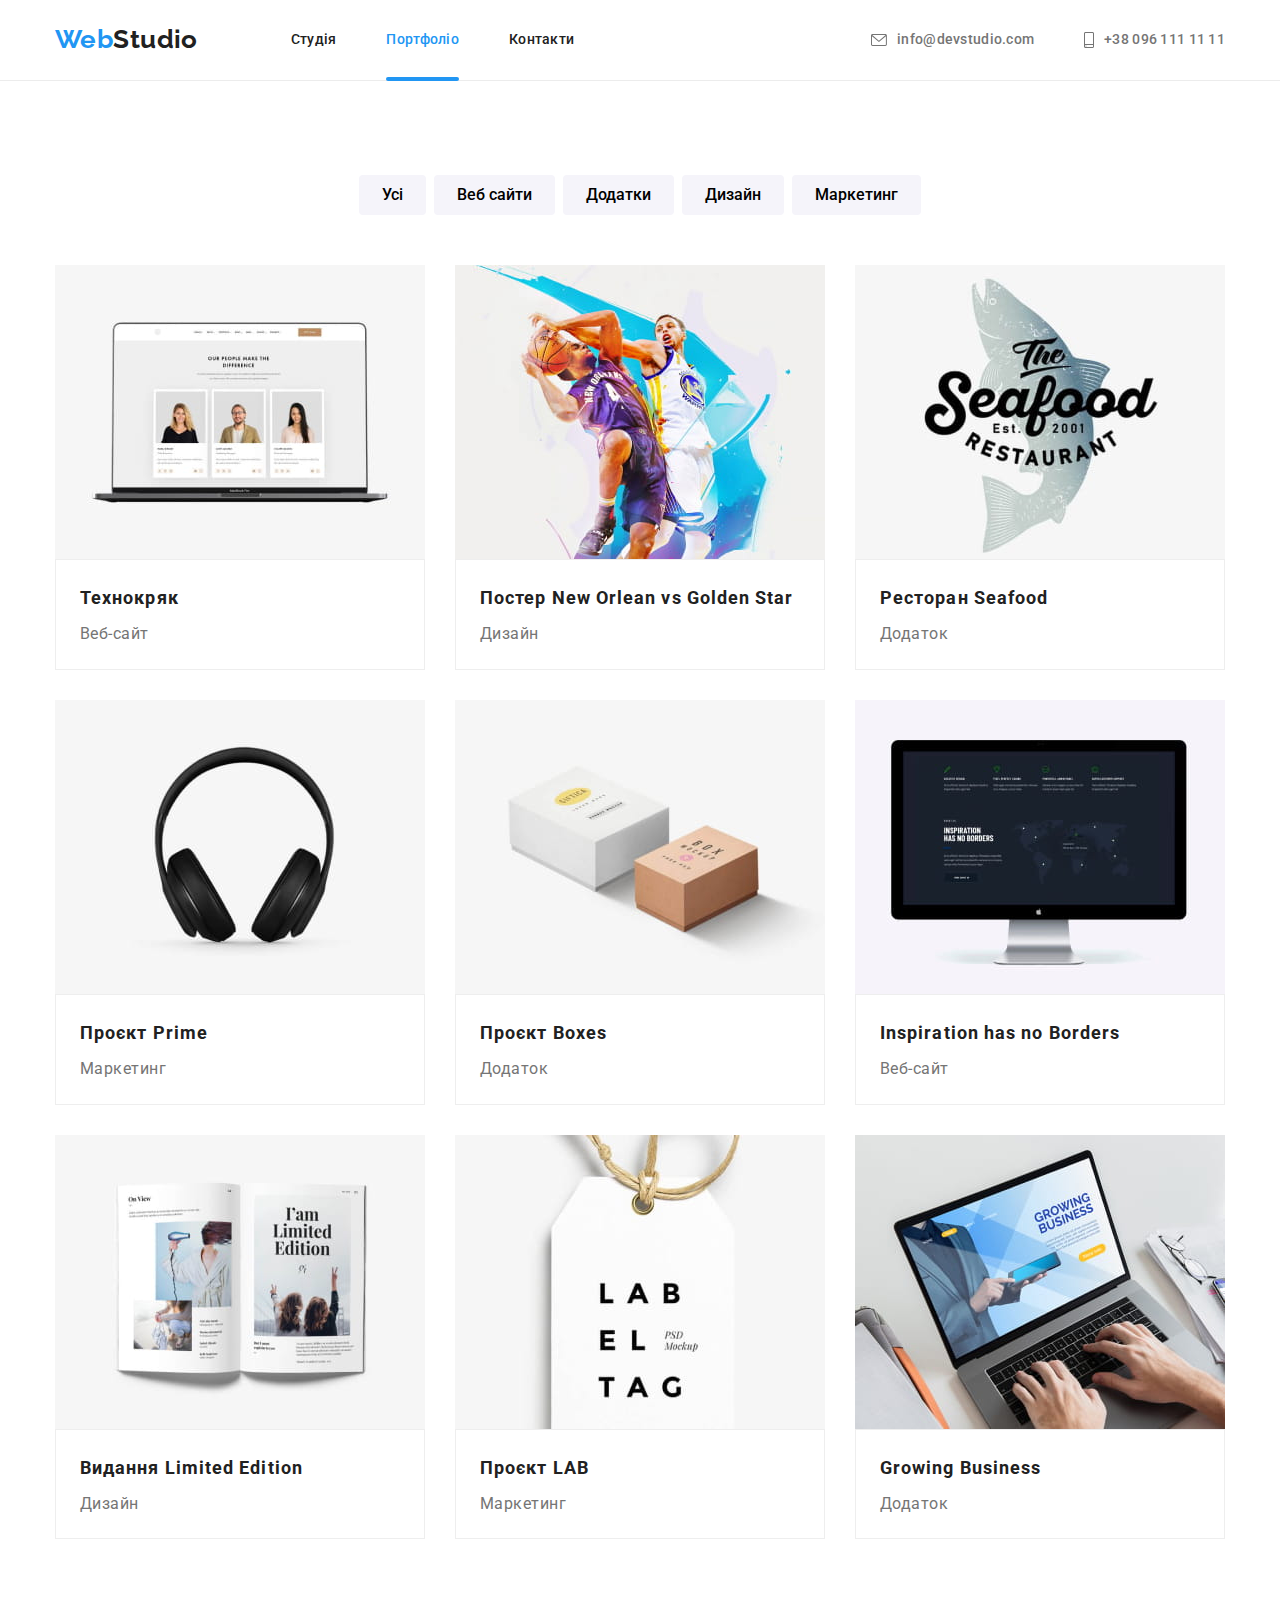
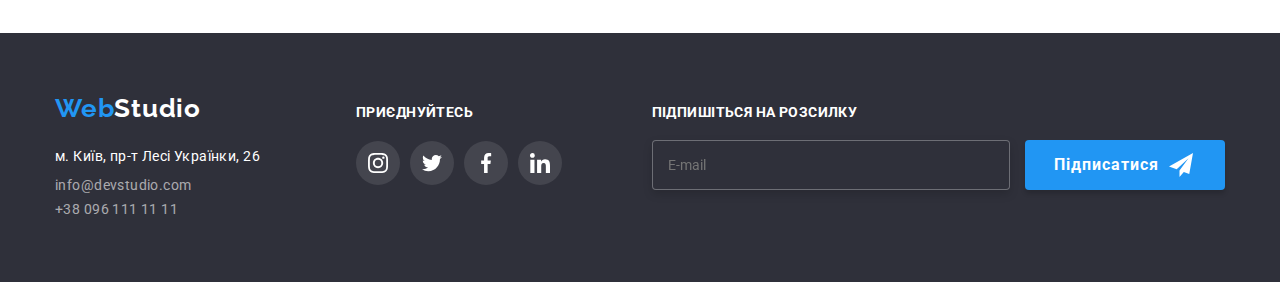
<file: portfolio.html>
<!DOCTYPE html>
<html lang="uk">
  <head>
    <meta charset="UTF-8" />
    <meta http-equiv="X-UA-Compatible" content="IE=edge" />
    <meta name="viewport" content="width=device-width, initial-scale=1.0" />
    <link rel="preconnect" href="https://fonts.googleapis.com" />
    <link rel="preconnect" href="https://fonts.gstatic.com" crossorigin />
    <link
      href="https://fonts.googleapis.com/css2?family=Raleway:wght@700&family=Roboto:wght@400;500;700;900&display=swap"
      rel="stylesheet"
    />
    <link
      rel="stylesheet"
      href="https://cdnjs.cloudflare.com/ajax/libs/modern-normalize/1.1.0/modern-normalize.min.css"
    />
    <link rel="stylesheet" href="./css/main.min.css" />
    <link rel="stylesheet" href="styles/styles.css" />
    <title>Portfolio</title>
  </head>
  <body class="page">
    <!-- Хедер -->
    <header class="header">
      <div class="container">
        <div class="main-nav">
          <a href="" class="logo header__logo"> <span class="logo__part">Web</span>Studio</a>
          <nav class="nav">
            <ul class="nav__list">
              <li><a class="nav__link" href="./index.html">Студія</a></li>
              <li><a class="nav__link current" href="">Портфоліо</a></li>
              <li><a class="nav__link" href="">Контакти</a></li>
            </ul>
          </nav>
          <ul class="header__group">
            <li class="header__contacts">
              <a class="link" href="mailto:info@devstudio.com">
                <svg class="icon__mail icon--activation" width="16" height="10">
                  <use href="./image/icons.svg#envelope"></use></svg
                >info@devstudio.com</a
              >
            </li>
            <li class="header__contacts">
              <a class="link" href="tel:+380961111111">
                <svg class="icon__tell icon--activation" width="16" height="10">
                  <use href="./image/icons.svg#smartphone"></use></svg
                >+38 096 111 11 11</a
              >
            </li>
          </ul>
        </div>
      </div>
    </header>
    <main>
      <!-- Кнопки -->
      <section class="section">
        <div class="container">
          <ul class="btn__list">
            <li><button class="btn__list-button" type="button">Усі</button></li>
            <li><button class="btn__list-button" type="button">Веб сайти</button></li>
            <li><button class="btn__list-button" type="button">Додатки</button></li>
            <li><button class="btn__list-button" type="button">Дизайн</button></li>
            <li><button class="btn__list-button" type="button">Маркетинг</button></li>
          </ul>
          <!-- Портфоліо -->
          <ul class="project__list">
            <li class="project__link">
              <a class="project__item" href="">
                <div class="project__thumb">
                  <img src="./image/cards/img01.jpg" alt="" width="370" height="294" />
                  <div class="project__overley">
                    <p class="project__cards-description">
                      Ресурс пропонує комплексні пропозиції з різним рівнем функціоналу та сервісів.
                      Все це дозволить відвідувачу отримати вичерпні відомості про компанію чи
                      приватну особу.
                    </p>
                  </div>
                </div>
                <div class="project__cards-item">
                  <h2 class="project__name">Технокряк</h2>
                  <p class="project__type">Веб-сайт</p>
                </div>
              </a>
            </li>
            <li class="project__link">
              <a class="project__item" href="">
                <div class="project__thumb">
                  <img src="./image/cards/img02.jpg" alt="" width="370" height="294" />
                  <div class="project__overley">
                    <p class="project__cards-description">
                      Ресурс пропонує комплексні пропозиції з різним рівнем функціоналу та сервісів.
                      Все це дозволить відвідувачу отримати вичерпні відомості про компанію чи
                      приватну особу.
                    </p>
                  </div>
                </div>
                <div class="project__cards-item">
                  <h2 class="project__name">
                    Постер <span lang="en">New Orlean vs Golden Star</span>
                  </h2>
                  <p class="project__type">Дизайн</p>
                </div>
              </a>
            </li>
            <li class="project__link">
              <a class="project__item" href="">
                <div class="project__thumb">
                  <img src="./image/cards/img03.jpg" alt="" width="370" height="294" />
                  <div class="project__overley">
                    <p class="project__cards-description">
                      Ресурс пропонує комплексні пропозиції з різним рівнем функціоналу та сервісів.
                      Все це дозволить відвідувачу отримати вичерпні відомості про компанію чи
                      приватну особу.
                    </p>
                  </div>
                </div>
                <div class="project__cards-item">
                  <h2 class="project__name">Ресторан <span lang="en">Seafood</span></h2>
                  <p class="project__type">Додаток</p>
                </div>
              </a>
            </li>
            <li class="pproject__link">
              <a class="project__item" href="">
                <div class="project__thumb">
                  <img src="./image/cards/img04.jpg" alt="" width="370" height="294" />
                  <div class="project__overley">
                    <p class="project__cards-description">
                      Ресурс пропонує комплексні пропозиції з різним рівнем функціоналу та сервісів.
                      Все це дозволить відвідувачу отримати вичерпні відомості про компанію чи
                      приватну особу.
                    </p>
                  </div>
                </div>
                <div class="project__cards-item">
                  <h2 class="project__name">Проєкт <span lang="en">Prime</span></h2>
                  <p class="project__type">Маркетинг</p>
                </div>
              </a>
            </li>
            <li class="project__link">
              <a class="project__item" href="">
                <div class="project__thumb">
                  <img src="./image/cards/img05.jpg" alt="" width="370" height="294" />
                  <div class="project__overley">
                    <p class="project__cards-description">
                      Ресурс пропонує комплексні пропозиції з різним рівнем функціоналу та сервісів.
                      Все це дозволить відвідувачу отримати вичерпні відомості про компанію чи
                      приватну особу.
                    </p>
                  </div>
                </div>
                <div class="project__cards-item">
                  <h2 class="project__name">Проєкт <span lang="en">Boxes</span></h2>
                  <p class="project__type">Додаток</p>
                </div>
              </a>
            </li>
            <li class="project__link">
              <a class="project__item" href="">
                <div class="project__thumb">
                  <img src="./image/cards/img06.jpg" alt="" width="370" height="294" />
                  <div class="project__overley">
                    <p class="project__cards-description">
                      Ресурс пропонує комплексні пропозиції з різним рівнем функціоналу та сервісів.
                      Все це дозволить відвідувачу отримати вичерпні відомості про компанію чи
                      приватну особу.
                    </p>
                  </div>
                </div>
                <div class="project__cards-item">
                  <h2 class="project__name"><span lang="en">Inspiration has no Borders</span></h2>
                  <p class="project__type">Веб-сайт</p>
                </div>
              </a>
            </li>
            <li class="project__link">
              <a class="project__item" href="">
                <div class="project__thumb">
                  <img src="./image/cards/img07.jpg" alt="" width="370" height="294" />
                  <div class="project__overley">
                    <p class="project__cards-description">
                      Ресурс пропонує комплексні пропозиції з різним рівнем функціоналу та сервісів.
                      Все це дозволить відвідувачу отримати вичерпні відомості про компанію чи
                      приватну особу.
                    </p>
                  </div>
                </div>
                <div class="project__cards-item">
                  <h2 class="project__name">Видання <span lang="en">Limited Edition</span></h2>
                  <p class="project__type">Дизайн</p>
                </div>
              </a>
            </li>
            <li class="project__link">
              <a class="project__item" href="">
                <div class="project__thumb">
                  <img src="./image/cards/img08.jpg" alt="" width="370" height="294" />
                  <div class="project__overley">
                    <p class="project__cards-description">
                      Ресурс пропонує комплексні пропозиції з різним рівнем функціоналу та сервісів.
                      Все це дозволить відвідувачу отримати вичерпні відомості про компанію чи
                      приватну особу.
                    </p>
                  </div>
                </div>
                <div class="project__cards-item">
                  <h2 class="project__name">Проєкт <span lang="en">LAB</span></h2>
                  <p class="project__type">Маркетинг</p>
                </div>
              </a>
            </li>
            <li class="project__link">
              <a class="project__item" href="">
                <div class="project__thumb">
                  <img src="./image/cards/img09.jpg" alt="" width="370" height="294" />
                  <div class="project__overley">
                    <p class="project__cards-description">
                      Ресурс пропонує комплексні пропозиції з різним рівнем функціоналу та сервісів.
                      Все це дозволить відвідувачу отримати вичерпні відомості про компанію чи
                      приватну особу.
                    </p>
                  </div>
                </div>
                <div class="project__cards-item">
                  <h2 class="project__name">Growing Business</h2>
                  <p class="project__type">Додаток</p>
                </div>
              </a>
            </li>
          </ul>
        </div>
      </section>
    </main>
    <!-- Футер -->
    <footer class="footer">
      <div class="container footer__container">
        <div>
          <a href="" class="footer__logo">Web<span class="footer__part-logo">Studio</span></a>
          <address class="footer__addres-box">
            <p class="footer__color-adress">м. Київ, пр-т Лесі Українки, 26</p>
            <ul class="footer__address-item">
              <li class="footer__address-list">
                <a class="footer__adress-contact" href="mailto:info@devstudio.com">
                  info@devstudio.com</a
                >
              </li>
              <li class="footer__address-list">
                <a class="footer__adress-contact" href="tel:+380961111111">+38 096 111 11 11</a>
              </li>
            </ul>
          </address>
        </div>
        <div class="footer__social">
          <h2 class="footer__social-title">приєднуйтесь</h2>
          <ul class="footer__social-list">
            <li class="footer__social-item">
              <a
                href=""
                class="footer__social-link"
                target="_blank"
                rel="noopener no refferer"
                aria-label="instagram"
                ><svg class="footer__social-icon" height="20" width="20">
                  <use href="./image/icons.svg#instagram2"></use>
                </svg>
              </a>
            </li>
            <li class="footer__social-item">
              <a
                href=""
                class="footer__social-link"
                target="_blank"
                rel="noopener no refferer"
                aria-label="twitter"
                ><svg class="footer__social-icon" height="20" width="20">
                  <use href="./image/icons.svg#twitter2"></use>
                </svg>
              </a>
            </li>
            <li class="footer__social-item">
              <a
                href=""
                class="footer__social-link"
                target="_blank"
                rel="noopener no refferer"
                aria-label="facebook"
                ><svg class="footer__social-icon" height="20" width="20">
                  <use href="./image/icons.svg#facebook2"></use>
                </svg>
              </a>
            </li>
            <li class="footer__social-item">
              <a
                href=""
                class="footer__social-link"
                target="_blank"
                rel="noopener no refferer"
                aria-label="linkedin"
                ><svg class="footer__social-icon" height="20" width="20">
                  <use href="./image/icons.svg#linkedin2"></use>
                </svg>
              </a>
            </li>
          </ul>
        </div>
        <div class="footer__form">
          <form action="#">
            <p class="footer__form-text">Підпишіться на розсилку</p>
            <label class="footer__form-label">
              <input
                class="footer__form-input"
                type="email"
                name="user-email"
                placeholder="E-mail"
              />
            </label>
            <button class="footer__form-button" type="submit">
              Підписатися
              <svg class="footer__form-icon" width="24" height="24">
                <use href="./image/icons.svg#telegram"></use>
              </svg>
            </button>
          </form>
        </div>
      </div>
    </footer>
  </body>
</html>
</file>
<file: styles/styles.css>
/* :root {
  --primary-text-color: #212121;
  --secondary-text-color: #757575;
  --activity-color: #2196f3;
  --activity-color-rgba90: rgba(33, 150, 243, 0.9);
  --white-text-color: #ffffff;
  --primary-background-color: #ffffff;
  --secondary-background-color: #f5f4fa;
  --social-icon-color: #afb1b8;
} */

/* body {
  color: var(--primary-text-color);
  background-color: rgba(255, 255, 255, 1);
  font-family: 'Roboto', sans-serif;
  font-size: 14px;
  letter-spacing: 0.03em;
} */
/* ul {
  list-style: none;
} */

/* h1,
h2,
h3,
h4,
h5,
h6,
ul,
p {
  padding: 0;
  margin: 0;
}
a {
  text-decoration: none;
}
img {
  display: block;
  max-width: 100%;
  height: auto;
} */

/* .hite-title {
  position: absolute;
  width: 1px;
  height: 1px;
  margin: -1px;
  border: 0;
  padding: 0;
  white-space: nowrap;
  clip-path: inset(100%);
  clip: rect(0 0 0 0);
  overflow: hidden;
} */
/* Хедер */
/* .header__container {
  display: flex;
} */
/* .header {
  border-bottom: 1px solid #ececec;
} */
/* .header__contacts {
  display: flex;
  align-items: center;
} */
/* .logo__header {
  display: block;
  color: var(--activation-color);
  text-decoration: none;
  font-family: 'Raleway';
  font-weight: 700;
  font-size: 26px;
  line-height: 1.19;
  padding-top: 24px;
  padding-bottom: 24px;
  margin-right: 93px;
} */
/* .logo__part {
  color: var(--activity-color);
} */

/* Іконки хедеру */
/* .icon__mail {
  margin-right: 10px;
  width: 16px;
  height: 12px;
  fill: var(--secondary-text-color);
}
.icon__tell {
  margin-right: 10px;
  width: 10px;
  height: 16px;
  fill: var(--secondary-text-color);
} */
/* .link {
  transition-property: fill;
  transition-duration: 250ms;
  transition-timing-function: cubic-bezier(0.4, 0, 0.2, 1);
}
.link:hover .icon--activation,
.link:focus .icon--activation {
  fill: var(--activity-color);
} */

/*Меню навігaції*/
/* .nav__list {
  margin-right: auto;
  list-style-type: none;
  text-decoration: none;
  display: flex;
  gap: 50px;
  align-items: center;
  padding: 0;
  margin: 0;
  list-style: none;
} */
/* .nav__link {
  display: block;
  font-weight: 500;
  list-style-type: none;
  text-decoration: none;
  line-height: 1.14;
  letter-spacing: 0.02em;

  color: var(--primary-text-color);
  padding-top: 32px;
  padding-bottom: 32px;
  position: relative;
  transition-property: color;
  transition-duration: 250ms;
  transition-timing-function: cubic-bezier(0.4, 0, 0.2, 1);
} */
/* .current {
  color: var(--activity-color);
} */
/* .nav__link:hover {
  color: var(--activity-color);
}
.nav__link:focus {
  color: var(--activity-color);
} */
/* .nav__link.current::after {
  content: '';
  display: inline-block;
  position: absolute;
  left: 0;
  bottom: -1.5%;
  width: 100%;
  height: 4px;
  background-color: var(--activity-color);
  border-radius: 2px;
  height: 4px;
} */
/* .main-nav {
  display: flex;
} */
/* .nav {
  margin-right: auto;
} */
/*Контактна информація*/
/* .link {
  display: flex;
  font-weight: 500;
  line-height: 1.14;
  letter-spacing: 0.02em;
  text-decoration: none;
  list-style-type: none;
  padding-top: 32px;
  padding-bottom: 32px;
  color: var(--secondary-text-color);
  align-items: center;
  transition-property: color;
  transition-duration: 250ms;
  transition-timing-function: cubic-bezier(0.4, 0, 0.2, 1);
} */
/* .link:hover {
  color: var(--activity-color);
}
.link:focus {
  color: var(--activity-color);
} */
/* .header__group {
  display: flex;
  list-style-type: none;
  gap: 50px;
  margin-left: auto;
  align-items: center;
} */
/* .hero {
  text-align: center;
  max-width: 1600px;
  height: 600px;
  padding-top: 200px;
  padding-bottom: 200px;
  margin-left: auto;
  margin-right: auto;
  background-color: #c4c4c4;
  background-image: linear-gradient(to right, rgba(47, 48, 58, 0.4), rgba(47, 48, 58, 0.4)),
    url(../image/img_hero.jpeg);
  background-repeat: no-repeat;
  background-position: center;
  background-size: cover;
} */
/* .section {
  display: block;
  padding-top: 94px;
  padding-bottom: 94px;
} */
/* .section.work {
  padding-top: 0;
  padding-bottom: 94px;
} */

/* Слоган*/
/* .hero__slogan {
  font-weight: 900;
  font-size: 44px;
  line-height: 1.3;
  color: var(--white-text-color);
  text-align: center;
  letter-spacing: 0.06em;
  text-transform: uppercase;
  margin-bottom: 30px;
  width: 696px;
  margin-left: auto;
  margin-right: auto;
} */
/* Контейнер */
/* .container {
  width: 1200px;
  padding-left: 15px;
  padding-right: 15px;
  margin-left: auto;
  margin-right: auto;
} */

/* Кнопка*/
/* .btn {
  display: flex;
  font-style: normal;
  font-weight: 700;
  font-size: 16px;
  line-height: 1.8;
  color: var(--white-text-color);
  cursor: pointer;
  display: flex;
  align-items: center;
  text-align: center;
  letter-spacing: 0.06em;
  background: #2196f3;
  box-shadow: 0px 4px 4px rgba(0, 0, 0, 0.15);
  border-radius: 4px;
  margin-left: auto;
  margin-right: auto;
  border-radius: 4px;
  border: 1px solid transparent;
  min-width: 216px;
  padding: 10px 32px;
} */

/* .section .feature {
  background-color: var(--secondary-background-color);
} */

/* .feature__list {
  display: flex;
  gap: 30px;
} */
/* .feature__title::before {
  content: '';
  display: block;

  height: 120px;
  background-color: var(--secondary-background-color);

  background-repeat: no-repeat;
  background-position: center;

  margin-bottom: 30px;
} */
/* .feature__title.detalis::before {
  background-image: url(../image/icons/antenna1.svg);
}
.feature__title.punktuality::before {
  background-image: url(../image/icons/clock1.svg);
}
.feature__title.planning::before {
  background-image: url(../image/icons/diagram1.svg);
}
.feature__title.technology::before {
  background-image: url(../image/icons/astronaut1.svg);
} */
/* .feature {
  font-weight: 700;
  font-size: 14px;
  line-height: 1.14;
  text-transform: uppercase;
  margin-bottom: 10px;
} */
/*Переваги*/
/* .feature__title {
  font-weight: 700;
  line-height: 1.17;
  font-size: 14px;
  letter-spacing: 0.03em;
  text-transform: uppercase;
  color: var(--primary-text-color);
  margin-bottom: 10px;
} */
/* .feature__text {
  line-height: 1.71;
  letter-spacing: 0.03em;
  font-weight: 400;
  font-size: 14px;
  font-style: normal;
  color: var(--secondary-text-color);
}
.feature__item {
  display: block;
} */
/* Чим ми займаємось*/
/* .work__list { */
/* list-style-type: none;
  display: flex;
  gap: 30px;
  padding: 0;
} */
/* .work__caption {
  font-weight: 700;
  font-size: 36px;
  line-height: 1.16;
  letter-spacing: 0.03em;
  text-align: center;
  margin-bottom: 50px;

  color: var(--primary-text-color);
} */
/* .work__item {
  position: relative;
  padding: 27px, 113px;
} */

/* .work__description {
  position: absolute;
  left: 0px;
  bottom: 0px;
  display: flex;
  justify-content: center;
  align-items: center;

  width: 100%;
  height: 70px;

  font-weight: 700;
  font-size: 14px;
  line-height: 16px;
  text-align: center;
  letter-spacing: 0.03em;
  text-transform: uppercase;

  color: var(--white-text-color);
  background-color: rgba(47, 48, 58, 0.8);
} */
/* Команда */
/* .team {
  background-color: var(--secondary-background-color);
  padding-bottom: 94px;
} */
/* .team__caption {
  font-weight: 700;
  font-size: 36px;
  line-height: 1.16;
  letter-spacing: 0.03em;
  text-align: center;
  margin-bottom: 50px;

  color: var(--primary-text-color);
} */
/* .team__cards {
  padding-top: 30px;
  padding-bottom: 30px;
  padding-left: 32px;
  padding-right: 32px;
} */
/* .team__list {
  list-style-type: none;
  display: flex;
  gap: 30px;
  padding: 0;

  background-color: var(--secondary-background-color);
} */
/* .team__name {
  text-align: center;
  letter-spacing: 0.03em;
  color: var(--primary-text-color);
  font-weight: 500;
  font-size: 16px;
  line-height: 1.16;

  margin-bottom: 10px;
} */

/* .team__job {
  text-align: center;
  letter-spacing: 0.03em;
  color: var(--secondary-text-color);
  font-size: 16px;
  font-weight: 400;
  line-height: 1.16;
  margin-bottom: 16px;
} */
/* .team__teammate {
  background: var(--primary-background-color);

  background: #ffffff;

  box-shadow: 0px 1px 3px rgba(0, 0, 0, 0.12), 0px 1px 1px rgba(0, 0, 0, 0.14),
    0px 2px 1px rgba(0, 0, 0, 0.2);
  border-radius: 0px 0px 4px 4px;
} */
/* Іконки соціальних мереж тімейтів */

/* .team__social {
  display: flex;
  gap: 10px;
  justify-content: center;
} */
/* .team__link {
  display: flex;
  justify-content: center;
  align-items: center;

  width: 44px;
  height: 44px;

  background-color: var(--primary-background-color);
  border-radius: 50%;
  transition-property: background-color, fill;
  transition-duration: 250ms;
  transition-timing-function: cubic-bezier(0.4, 0, 0.2, 1);
} */

/* .team__icon {
  fill: var(--social-icon-color);
} */

/* .team__link:hover,
.team__link:focus {
  background-color: var(--activity-color);
} */

/* .team__link:hover .team__icon,
.team__link:focus .team__icon {
  fill: var(--primary-background-color);
} */
/* Clietns */

/* .client__title {
  font-weight: 700;
  font-size: 36px;
  line-height: 1.16;
  text-align: center;

  margin-bottom: 50px;
} */
/* .client__list {
  display: flex;
  justify-content: space-between;
  gap: 30px;
} */

/* .client__item {
  display: flex;

  width: 170px;
  height: 92px;
} */
/* .client__link {
  display: flex;
  justify-content: center;
  align-items: center;
  width: 100%;
  height: 100%;
  border-radius: 4px;
  border: 1px solid var(--social-icon-color);
  transition-property: border, fill;
  transition-duration: 250ms;
  transition-timing-function: cubic-bezier(0.4, 0, 0.2, 1);
} */
/* .client__icon {
  fill: var(--social-icon-color);
  transition-property: fill;
  transition-duration: 250ms;
  transition-timing-function: cubic-bezier(0.4, 0, 0.2, 1);
} */
/* .client__link:hover,
.client__link:focus {
  border: 1px solid var(--activity-color);
} */
/* .client__link:hover .client__icon,
.client__link:focus .client__icon {
  fill: var(--activity-color);
} */
/* Footer*/
/* .footer__part-logo {
  color: rgba(255, 255, 255, 1);
}
.footer__logo {
  display: block;
  color: var(--activity-color);
  font-family: 'Raleway';
  font-weight: 700;
  font-size: 26px;
  letter-spacing: 0.03em;
  text-decoration: none;
  line-height: 1.19;
  margin-bottom: 20px;
} */
/* .footer {
  background-color: rgba(47, 48, 58, 1);
  padding-top: 60px;
  padding-bottom: 60px;
} */
/* .footer__address-item {
  list-style-type: none;
  padding: 0;
} */

/* .footer__color-adress {
  margin-bottom: 9px;
  font-style: normal;
  width: 231px;
  height: 21px;
  left: 215px;
  top: 2205px;
  line-height: 24px;
  letter-spacing: 0.03em;
  color: var(--white-text-color);
  transition-property: color;
  transition-duration: 250ms;
  transition-timing-function: cubic-bezier(0.4, 0, 0.2, 1);
} */
/* .footer__adress-contact {
  display: block;
  font-style: normal;
  line-height: 1.71;
  letter-spacing: 0.03em;
  color: rgba(255, 255, 255, 0.6);
  text-decoration: none;
  margin-bottom: 9px;
  transition-property: color;
  transition-duration: 250ms;
  transition-timing-function: cubic-bezier(0.4, 0, 0.2, 1);
} */
/* .footer__color-adress:hover {
  color: var(--activity-color);
}
.footer__color-adress:focus {
  color: var(--activity-color);
}
.footer__adress-contact:hover {
  color: var(--activity-color);
}
.footer__adress-contact:focus {
  color: var(--activity-color);
}
.footer__adress-contact:last-child {
  margin-bottom: 0;
} */
/* .footer__container {
  display: flex;
  align-items: baseline;
} */
/* .footer__social {
  margin-left: 70px;
  width: 206px;
  height: 80px;
}

.footer__social-title {
  font-weight: 700;
  font-size: 14px;
  line-height: 1.14;

  text-transform: uppercase;

  color: var(--white-text-color);

  align-self: flex-start;
  margin-bottom: 20px;
}
.footer__social-list {
  display: flex;
  gap: 10px;
}
.footer__social-item {
  display: flex;
  justify-content: center;
  align-items: center;
  width: 44px;
  height: 44px;
  background-color: rgba(255, 255, 255, 0.1);
  border-radius: 50%;
  transition-property: background-color;
  transition-duration: 250ms;
  transition-timing-function: cubic-bezier(0.4, 0, 0.2, 1);
}

.footer__social-item .footer__social-icon {
  fill: var(--white-text-color);
}
.footer__social-item:hover,
.footer__social-item:focus {
  background-color: var(--activity-color);
}
.footer__social-link {
  width: 100%;
  height: 100%;
  display: flex;
  align-items: center;
  justify-content: center;
} */
/* Footer HW6 */
/* .footer__form {
  display: block;
  margin-left: auto;
}
.footer__form-text {
  font-weight: 700;
  font-size: 14px;
  line-height: calc(16 / 14);
  letter-spacing: 0.03em;
  text-transform: uppercase;
  color: var(--white-text-color);
  margin-bottom: 20px;
}
.footer__form-label {
  display: inline-block;
  margin-right: 12px;
}
.footer__form-input {
  width: 358px;
  height: 50px;
  padding: 15px;
  background-color: rgba(47, 48, 58, 1);
  color: var(--secondary-text-color);
  border: 1px solid rgba(255, 255, 255, 0.3);
  filter: drop-shadow(0px 4px 4px rgba(0, 0, 0, 0.15));
  border-radius: 4px;
  box-sizing: border-box;
}
.footer__form-button {
  min-width: 200px;
  height: 50px;
  padding: 10px 29px;
  font-weight: 700;
  font-size: 16px;
  line-height: calc(30 / 16);
  letter-spacing: 0.06em;
  color: var(--white-text-color);
  border: none;
  cursor: pointer;
  background-color: var(--activity-color);
  box-shadow: 0px 4px 4px rgb(0 0 0 / 15%);
  border-radius: 4px;
  display: inline-flex;
  align-items: center;
  text-align: center;
  transition: background-color 250ms cubic-bezier(0.4, 0, 0.2, 1);
}
.footer__form-button:hover,
.footer__form-button:focus {
  background-color: var(--activity-color);
}
.footer__form-icon {
  margin-left: 10px;
  fill: var(--white-text-color);
} */
/* CSS PORTFOLIO*/
/* Кнопки*/

/* .btn__list {
  list-style-type: none;
  display: flex;
  gap: 8px;
  justify-content: center;
  margin-bottom: 50px;
  transition-property: color, background-color;
  transition-duration: 250ms;
  transition-timing-function: cubic-bezier(0.4, 0, 0.2, 1);
}
.btn__list .btn__list-button {
  cursor: pointer;
  font-weight: 500;
  font-size: 16px;
  line-height: 1.62;
  border: 1px solid transparent;
  background: #f5f4fa;
  border-radius: 4px;
  font-style: normal;
  padding: 6px 22px;
  transition-property: color, background-color;
  transition-duration: 250ms;
  transition-timing-function: cubic-bezier(0.4, 0, 0.2, 1);
}

.btn__list .btn__list-button:hover,
.btn__list .btn__list-button:focus {
  color: var(--white-text-color);
  background-color: var(--activity-color);
}
.btn__list-button:hover {
  font-weight: 500;
  font-size: 16px;
  line-height: 1.6;
  text-align: center;
  letter-spacing: 0.03em;
} */
/* Проекти*/

/* .project__list {
  list-style-type: none;
  display: flex;
  flex-wrap: wrap;
  padding: 0;
  gap: 30px;
  margin-bottom: 0;
}
.project__cards-item {
  background: var(--primary-background-color);
  border: 1px solid #eeeeee;
  padding-top: 20px;
  padding-right: 24px;
  padding-bottom: 20px;
  padding-left: 24px;
}
.project__name {
  font-weight: 700;
  font-size: 18px;
  line-height: 2;
  text-decoration: none;
  letter-spacing: 0.06em;
  color: var(--primary-text-color);
  margin-bottom: 4px;
}
.project__item {
  text-decoration: none;
  display: block;
  transition-property: box-shadow;
  transition-duration: 250ms;
  transition-timing-function: cubic-bezier(0.4, 0, 0.2, 1);
}

.project__item:hover,
.project__item:focus {
  box-shadow: 0px 1px 1px rgba(0, 0, 0, 0.12), 0px 4px 4px rgba(0, 0, 0, 0.06),
    1px 4px 6px rgba(0, 0, 0, 0.16);
}
.project__type {
  font-size: 16px;
  line-height: 1.8;
  letter-spacing: 0.03em;
  color: var(--secondary-text-color);
} */
/* Оверлей */
/* .project__thumb {
  position: relative;
  overflow: hidden;
}

.project__overley {
  position: absolute;
  top: 0;
  left: 0;
  width: 100%;
  height: 100%;
  transition-property: transform, opacity;
  transition-duration: 250ms;
  transition-timing-function: cubic-bezier(0.4, 0, 0.2, 1);
  transform: translateY(100%);
  background-color: var(--activity-color-rgba90);
  opacity: 0;
}
.project__item:hover .project__overley,
.project__item:focus .project__overley {
  transform: translateY(0);
  opacity: 1;
}

.project__cards-description {
  font-size: 18px;
  line-height: 1.56;
  text-align: center;
  color: var(--white-text-color);
  letter-spacing: 0.03em;
  padding: 63px 24px;
} */

/* Модальне вікно */
/* .backdrop {
  position: fixed;
  top: 0;
  left: 0;
  width: 100%;
  height: 100%;
  background-color: rgba(0, 0, 0, 0.2);
  transition-property: opacity, visibility;
  transition-duration: 1000ms;
  transition-timing-function: cubic-bezier(0.4, 0, 0.2, 1);
}
.backdrop.is-hidden {
  opacity: 0;
  pointer-events: none;
  visibility: hidden;
} */
/* .modal {
  position: absolute;
  top: 50%;
  left: 50%;
  transform: translate(-50%, -50%);
  width: 528px;
  height: 581px;
  padding: 40px;
  background-color: var(--primary-background-color);
  box-shadow: 0px 1px 3px rgba(0, 0, 0, 0.12), 0px 1px 1px rgba(0, 0, 0, 0.14),
    0px 2px 1px rgba(0, 0, 0, 0.2);
  border-radius: 4px;
}
.modal__btn {
  top: 10px;
  right: 10px;
  box-sizing: border-box;
  display: flex;
  position: absolute;
  width: 30px;
  height: 30px;
  background-color: var(--primary-background-color);
  border: 1px solid rgba(0, 0, 0, 0.1);
  border-radius: 50%;
  align-items: center;
} */
/* .register-form-title {
  font-family: 'Roboto';
  font-weight: 700;
  font-size: 20px;
  line-height: 1.15;
  text-align: center;
  letter-spacing: 0.03em;
  color: var(--primary-text-color);
} */
/* form {
  display: block;
}
button,
input,
optgroup,
select,
textarea {
  font-family: inherit;
  font-size: 100%;
  line-height: 1.15;
  margin: 0;
} */

/* .register__form-title {
  display: block;
  text-align: center;
  font-weight: 700;
  font-size: 20px;
  line-height: calc(23 / 20);
  letter-spacing: 0.03em;
  color: var(--primary-text-color);
  margin-bottom: 12px;
}
.register__form-group {
  margin-bottom: 20px;
}
.register__form-field:not(:last-child) {
  margin-bottom: 10px;
}

.register__form-field {
  position: relative;
  display: block;
}
.register__form-label {
  display: block;
  margin-bottom: 4px;
  font-size: 12px;
  line-height: calc(14 / 12);
  letter-spacing: 0.01em;
  color: var(--secondary-text-color);
}
.register__form-input {
  width: 100%;
  height: 40px;
  padding-left: 42px;
  padding-right: 42px;
  border: 1px solid rgba(33, 33, 33, 0.2);
  border-radius: 4px;
  outline: transparent;
  transition: border-color 250ms cubic-bezier(0.4, 0, 0.2, 1);
}
.register__form-input:focus {
  border-color: var(--activity-color);
}

.register__form-icon {
  position: absolute;
  bottom: 0;
  left: 15px;
  transform: translateY(-11px);
  transition: fill 250ms cubic-bezier(0.4, 0, 0.2, 1);
}
.register__form-input:focus + .register__form-icon {
  fill: var(--activity-color);
}

.register__form-message {
  display: block;
  width: 100%;
  height: 120px;
  padding: 12px 16px;
  font-size: 12px;
  resize: none;
  border: 1px solid rgba(33, 33, 33, 0.2);
  border-radius: 4px;
  outline: transparent;
}
.register__form-message::placeholder {
  font-weight: 400;
  font-size: 12px;
  line-height: 1.2;
  letter-spacing: 0.01em;

  color: var(--secondary-text-color);
}
.register__form-desc {
  font-size: 14px;
  line-height: 24px;
  letter-spacing: 1.7;

  color: var(--secondary-text-color);
}
.register__form-link {
  color: var(--activity-color);
  font-size: 14px;
  line-height: 24px;
  letter-spacing: 1.7;
  text-decoration-line: underline;
}
.register__form-agreement {
  display: flex;
  align-items: center;
  justify-content: center;
  gap: 7px;
  margin-bottom: 30px;
}
.register__form-btn {
  display: block;
  margin: 0 auto;

  color: var(--white-text-color);
  background-color: var(--activity-color);
} */
/* .modal__btn-close {
  cursor: pointer;
}
.modal__btn-close:hover {
  fill: var(--activity-color);
} */
/* .custom-checkbox {
  width: 16px;
  height: 15px;
  background-image: url(../image/icons/off.svg);
  transition: background-image 250ms cubic-bezier(0.4, 0, 0.2, 1);
} */
/* .hide-text {
  position: absolute;
  width: 1px;
  height: 1px;
  margin: -1px;
  border: 0;
  padding: 0;
  white-space: nowrap;
  clip-path: inset(100%);
  clip: rect(0 0 0 0);
  overflow: hidden;
} */
/* .register__form-checkbox:checked + .custom-checkbox {
  background-image: url(../image/icons/on.svg);
}
.register__form-checkbox:checked + .custom-checkbox {
  border-color: var(--activity-color);
} */
</file>
<file: css/main.min.css>
:root{--primary-text-color: #212121;--secondary-text-color: #757575;--activity-color: #2196f3;--activity-color-rgba90: rgba(33, 150, 243, 0.9);--white-text-color: #ffffff;--primary-background-color: #ffffff;--secondary-background-color: #f5f4fa;--social-icon-color: #afb1b8}.hite-title{position:absolute;width:1px;height:1px;margin:-1px;border:0;padding:0;white-space:nowrap;-webkit-clip-path:inset(100%);clip-path:inset(100%);clip:rect(0 0 0 0);overflow:hidden}.hide-text{position:absolute;width:1px;height:1px;margin:-1px;border:0;padding:0;white-space:nowrap;-webkit-clip-path:inset(100%);clip-path:inset(100%);clip:rect(0 0 0 0);overflow:hidden}ul{list-style:none}h1,h2,h3,h4,h5,h6,ul,p{padding:0;margin:0}a{text-decoration:none}img{display:block;width:100%;height:auto}ul{list-style:none}form{display:block}button,input,optgroup,select,textarea{font-family:inherit;font-size:100%;line-height:1.15;margin:0}body{color:var(--primary-text-color);background-color:#fff;font-family:"Roboto",sans-serif;font-size:14px;letter-spacing:.03em}.section{display:block;padding-top:94px;padding-bottom:94px}@media(max-width: 767px){.section{padding-top:60px}}.link{-webkit-transition-property:fill;transition-property:fill;-webkit-transition-duration:250ms;transition-duration:250ms;-webkit-transition-timing-function:cubic-bezier(0.4, 0, 0.2, 1);transition-timing-function:cubic-bezier(0.4, 0, 0.2, 1)}.link:hover .icon--activation,.link:focus .icon--activation{fill:var(--activity-color)}.current{color:var(--activity-color)}.container{padding-left:15px;padding-right:15px;margin-left:auto;margin-right:auto}@media(max-width: 767px){.container{max-width:480px}}@media(min-width: 768px)and (max-width: 1199px){.container{width:768px}}@media(min-width: 1200px){.container{width:1200px}}.backdrop{position:fixed;top:0;left:0;width:100%;height:100%;background-color:rgba(0,0,0,.2);-webkit-transition-property:opacity,visibility;transition-property:opacity,visibility;-webkit-transition-duration:1000ms;transition-duration:1000ms;-webkit-transition-timing-function:cubic-bezier(0.4, 0, 0.2, 1);transition-timing-function:cubic-bezier(0.4, 0, 0.2, 1)}.backdrop.is-hidden{opacity:0;pointer-events:none;visibility:hidden}.header{border-bottom:1px solid #ececec}.header__contacts{display:-webkit-box;display:-ms-flexbox;display:flex;-webkit-box-align:center;-ms-flex-align:center;align-items:center}@media(max-width: 767px){.header__contacts{display:none}}.header__logo{display:block;color:var(--activation-color);text-decoration:none;font-family:"Raleway";font-weight:700;font-size:26px;line-height:1.19;padding-top:24px;padding-bottom:24px;margin-right:93px}.logo__part{color:var(--activity-color)}.icon__mail{margin-right:10px;width:16px;height:12px;fill:var(--secondary-text-color)}.icon__tell{margin-right:10px;width:10px;height:16px;fill:var(--secondary-text-color)}.nav{margin-right:auto}@media(max-width: 767px){.nav{display:none}}.nav__list{margin-right:auto;list-style-type:none;text-decoration:none;display:-webkit-box;display:-ms-flexbox;display:flex;gap:50px;-webkit-box-align:center;-ms-flex-align:center;align-items:center;padding:0;margin:0;list-style:none}.nav__link{display:block;font-weight:500;list-style-type:none;text-decoration:none;line-height:1.14;letter-spacing:.02em;color:var(--primary-text-color);padding-top:32px;padding-bottom:32px;position:relative;-webkit-transition-property:color;transition-property:color;-webkit-transition-duration:250ms;transition-duration:250ms;-webkit-transition-timing-function:cubic-bezier(0.4, 0, 0.2, 1);transition-timing-function:cubic-bezier(0.4, 0, 0.2, 1)}@media(max-width: 767px){.nav__link{font-weight:500;font-size:40px;line-height:47px;letter-spacing:.02em}}.nav__link:hover{color:var(--activity-color)}.nav__link:focus{color:var(--activity-color)}.nav__link.current::after{content:"";display:inline-block;position:absolute;left:0;bottom:-1.5%;width:100%;height:4px;background-color:var(--activity-color);border-radius:2px;height:4px}.nav__link.current:hover,.nav__link.current:focus{color:var(--activity-color)}.nav__link.current{color:var(--activity-color)}.main-nav{display:-webkit-box;display:-ms-flexbox;display:flex}.header__group{display:-webkit-box;display:-ms-flexbox;display:flex;list-style-type:none}@media(max-width: 767px){.header__group{display:none}}@media(min-width: 768px)and (max-width: 1199px){.header__group{-webkit-box-orient:vertical;-webkit-box-direction:normal;-ms-flex-direction:column;flex-direction:column;gap:10px;-webkit-box-pack:center;-ms-flex-pack:center;justify-content:center}}@media(min-width: 1200px){.header__group{gap:50px;-webkit-box-align:center;-ms-flex-align:center;align-items:center;margin-left:auto}}.link{display:-webkit-box;display:-ms-flexbox;display:flex;font-weight:500;line-height:1.14;letter-spacing:.02em;text-decoration:none;list-style-type:none;color:var(--secondary-text-color);-webkit-box-align:center;-ms-flex-align:center;align-items:center;-webkit-transition-property:color;transition-property:color;-webkit-transition-duration:250ms;transition-duration:250ms;-webkit-transition-timing-function:cubic-bezier(0.4, 0, 0.2, 1);transition-timing-function:cubic-bezier(0.4, 0, 0.2, 1)}@media(max-width: 767px){.link{font-size:24px;line-height:28px;letter-spacing:.02em;margin-top:32px}}@media(min-width: 1200px){.link{padding-top:32px;padding-bottom:32px}}.link:hover{color:var(--activity-color)}.link:focus{color:var(--activity-color)}@media(max-width: 767px){.link__tell{font-weight:500;font-size:34px;line-height:40px;color:var(--activity-color)}}.menu-container{position:fixed;top:0;display:-webkit-box;display:-ms-flexbox;display:flex;-webkit-box-orient:vertical;-webkit-box-direction:normal;-ms-flex-direction:column;flex-direction:column;left:0;width:100vw;height:100vh;padding:32px;background-color:#fff;z-index:999;-webkit-transform:translateX(120%);transform:translateX(120%);-webkit-transition:-webkit-transform 250ms ease-in-out;transition:-webkit-transform 250ms ease-in-out;transition:transform 250ms ease-in-out;transition:transform 250ms ease-in-out, -webkit-transform 250ms ease-in-out}.menu-container.is-open{-webkit-transform:translateX(0);transform:translateX(0)}.menu-container .menu-toggle{position:absolute;top:16px;right:16px;color:#fff}@media(min-width: 768px)and (max-width: 1199px){.menu-container .menu-toggle{display:none}}@media(min-width: 1200px){.menu-container .menu-toggle{display:none}}.mobile-menu{padding:0;margin:0;list-style:none;margin-bottom:auto}.mobile-menu .link{display:block;padding:10px;color:#fff;text-decoration:none}.menu-toggle{display:-webkit-box;display:-ms-flexbox;display:flex;-webkit-box-align:center;-ms-flex-align:center;align-items:center;-webkit-box-pack:center;-ms-flex-pack:center;justify-content:center;background-color:rgba(0,0,0,0);border:0;padding:0;line-height:0;margin-left:auto;margin-right:15px;cursor:pointer}@media(min-width: 768px)and (max-width: 1199px){.menu-toggle{display:none}}@media(min-width: 1200px){.menu-toggle{display:none}}.menu-toggle:hover,.menu-toggle:focus{color:var(--activity-color)}.mobile__list{margin-top:64px;display:-webkit-box;display:-ms-flexbox;display:flex;-ms-flex-wrap:wrap;flex-wrap:wrap;font-size:18px;line-height:22px;color:var(--activity-color)}.mobile__link:not(:last-child){border-right:2px solid rgba(33,33,33,.2);font-size:18px}.mobile__link{padding:0 10px}.hero{display:-webkit-box;display:-ms-flexbox;display:flex;-webkit-box-align:center;-ms-flex-align:center;align-items:center;-webkit-box-pack:center;-ms-flex-pack:center;justify-content:center;text-align:center;height:600px;background-color:#c4c4c4;background-image:-webkit-gradient(linear, left top, right top, from(rgba(47, 48, 58, 0.4)), to(rgba(47, 48, 58, 0.4))),url("../image/hero/imgimg_d@1x.jpg");background-image:linear-gradient(to right, rgba(47, 48, 58, 0.4), rgba(47, 48, 58, 0.4)),url("../image/hero/imgimg_d@1x.jpg");background-repeat:no-repeat;background-position:center;background-size:cover;margin:auto}@media(max-width: 767px){.hero{height:400px}}@media(max-width: 767px)and (max-device-pixel-ratio: 1),(max-width: 767px)and (-webkit-min-device-pixel-ratio: 1),(max-width: 767px)and (min-resolution: 96dpi),(max-width: 767px)and (min-resolution: 1dppx){.hero{background-image:-webkit-gradient(linear, left top, right top, from(rgba(47, 48, 58, 0.4)), to(rgba(47, 48, 58, 0.4))),url("../image/hero/img_m@1x.jpg");background-image:linear-gradient(to right, rgba(47, 48, 58, 0.4), rgba(47, 48, 58, 0.4)),url("../image/hero/img_m@1x.jpg")}}@media(min-device-pixel-ratio: 2),(-webkit-min-device-pixel-ratio: 2),(min-resolution: 192dpi),(min-resolution: 2dppx){.hero{background-image:-webkit-gradient(linear, left top, right top, from(rgba(47, 48, 58, 0.4)), to(rgba(47, 48, 58, 0.4))),url("../image/hero/img_m@2x.jpg");background-image:linear-gradient(to right, rgba(47, 48, 58, 0.4), rgba(47, 48, 58, 0.4)),url("../image/hero/img_m@2x.jpg")}}@media(min-width: 768px)and (max-width: 1199px){.hero{height:400px}}@media(min-width: 768px)and (max-width: 1199px)and (max-device-pixel-ratio: 1),(min-width: 768px)and (max-width: 1199px)and (-webkit-min-device-pixel-ratio: 1),(min-width: 768px)and (max-width: 1199px)and (min-resolution: 96dpi),(min-width: 768px)and (max-width: 1199px)and (min-resolution: 1dppx){.hero{background-image:-webkit-gradient(linear, left top, right top, from(rgba(47, 48, 58, 0.4)), to(rgba(47, 48, 58, 0.4))),url("../image/hero/img_t@1x.jpg");background-image:linear-gradient(to right, rgba(47, 48, 58, 0.4), rgba(47, 48, 58, 0.4)),url("../image/hero/img_t@1x.jpg")}}@media(min-width: 768px)and (max-width: 1199px)and (min-device-pixel-ratio: 2),(min-width: 768px)and (max-width: 1199px)and (-webkit-min-device-pixel-ratio: 2),(min-width: 768px)and (max-width: 1199px)and (min-resolution: 192dpi),(min-width: 768px)and (max-width: 1199px)and (min-resolution: 2dppx){.hero{background-image:-webkit-gradient(linear, left top, right top, from(rgba(47, 48, 58, 0.4)), to(rgba(47, 48, 58, 0.4))),url("../image/hero/img_t@2x.jpg");background-image:linear-gradient(to right, rgba(47, 48, 58, 0.4), rgba(47, 48, 58, 0.4)),url("../image/hero/img_t@2x.jpg")}}@media(min-width: 1200px){.hero{max-width:1600px}}@media(min-width: 1200px)and (min-device-pixel-ratio: 2),(min-width: 1200px)and (-webkit-min-device-pixel-ratio: 2),(min-width: 1200px)and (min-resolution: 192dpi),(min-width: 1200px)and (min-resolution: 2dppx){.hero{background-image:-webkit-gradient(linear, left top, right top, from(rgba(47, 48, 58, 0.4)), to(rgba(47, 48, 58, 0.4))),url("../image/hero/imgimg_d@2x.jpg");background-image:linear-gradient(to right, rgba(47, 48, 58, 0.4), rgba(47, 48, 58, 0.4)),url("../image/hero/imgimg_d@2x.jpg")}}.hero__slogan{font-weight:900;color:var(--white-text-color);text-align:center;max-width:360px;letter-spacing:.06em;text-transform:uppercase;margin-left:auto;margin-right:auto;margin-bottom:30px}@media(max-width: 767px){.hero__slogan{font-size:26px;line-height:1.6}}@media(min-width: 768px)and (max-width: 1199px){.hero__slogan{font-size:26px;line-height:1.6}}@media(min-width: 1200px){.hero__slogan{max-width:696px;font-size:44px;line-height:1.3}}.btn{display:-webkit-box;display:-ms-flexbox;display:flex;font-style:normal;font-weight:700;font-size:16px;line-height:1.8;color:var(--white-text-color);cursor:pointer;display:flex;-webkit-box-align:center;-ms-flex-align:center;align-items:center;text-align:center;letter-spacing:.06em;background:#2196f3;-webkit-box-shadow:0px 4px 4px rgba(0,0,0,.15);box-shadow:0px 4px 4px rgba(0,0,0,.15);border-radius:4px;margin-left:auto;margin-right:auto;border-radius:4px;border:1px solid rgba(0,0,0,0);min-width:216px;padding:10px 32px}.section .feature{background-color:var(--secondary-background-color)}.feature__title{font-weight:700;line-height:1.17;font-size:14px;letter-spacing:.03em;text-transform:uppercase;color:var(--primary-text-color);margin-bottom:10px}@media(max-width: 767px){.feature__title{text-align:center}}.feature__text{line-height:1.71;letter-spacing:.03em;font-weight:400;font-size:14px;font-style:normal;color:var(--secondary-text-color)}.feature__item{display:block}@media(min-width: 768px)and (max-width: 1199px){.feature__item{width:calc((100% - 30px)/2)}}.feature__list{display:-webkit-box;display:-ms-flexbox;display:flex;gap:30px}@media(max-width: 767px){.feature__list{-webkit-box-orient:vertical;-webkit-box-direction:normal;-ms-flex-direction:column;flex-direction:column}}@media(min-width: 768px)and (max-width: 1199px){.feature__list{display:-webkit-box;display:-ms-flexbox;display:flex;-ms-flex-wrap:wrap;flex-wrap:wrap}}.feature__title::before{content:"";display:block;height:120px;background-color:var(--secondary-background-color);background-repeat:no-repeat;background-position:center;margin-bottom:30px}.feature__title.detalis::before{background-image:url(../image/icons/antenna1.svg)}.feature__title.punktuality::before{background-image:url(../image/icons/clock1.svg)}.feature__title.planning::before{background-image:url(../image/icons/diagram1.svg)}.feature__title.technology::before{background-image:url(../image/icons/astronaut1.svg)}.work{padding-top:0;padding-bottom:94px}@media(max-width: 767px){.work{display:none}}@media(min-width: 768px)and (max-width: 1199px){.work{display:none}}.work__list{list-style-type:none;display:-webkit-box;display:-ms-flexbox;display:flex;gap:30px;padding:0}.work__caption{font-weight:700;font-size:36px;line-height:1.16;letter-spacing:.03em;text-align:center;margin-bottom:50px;color:var(--primary-text-color)}.work__item{position:relative;padding:27px,113px}.work__description{position:absolute;left:0px;bottom:0px;display:-webkit-box;display:-ms-flexbox;display:flex;-webkit-box-pack:center;-ms-flex-pack:center;justify-content:center;-webkit-box-align:center;-ms-flex-align:center;align-items:center;width:100%;height:70px;font-weight:700;font-size:14px;line-height:16px;text-align:center;letter-spacing:.03em;text-transform:uppercase;color:var(--white-text-color);background-color:rgba(47,48,58,.8)}.team{background-color:var(--secondary-background-color);padding-bottom:94px}@media(min-width: 768px)and (max-width: 1199px){.team{padding-bottom:60px}}.team__caption{font-weight:700;font-size:36px;line-height:1.16;letter-spacing:.03em;text-align:center;margin-bottom:50px;color:var(--primary-text-color)}@media(max-width: 767px){.team__caption{font-size:28px}}@media(min-width: 768px)and (max-width: 1199px){.team__caption{font-size:28px}}.team__cards{padding-top:30px;padding-bottom:30px;padding-left:32px;padding-right:32px}.team__list{list-style-type:none;display:-webkit-box;display:-ms-flexbox;display:flex;gap:30px;padding:0;background-color:var(--secondary-background-color)}@media(max-width: 767px){.team__list{-webkit-box-orient:vertical;-webkit-box-direction:normal;-ms-flex-direction:column;flex-direction:column}}@media(min-width: 768px)and (max-width: 1199px){.team__list{display:-webkit-box;display:-ms-flexbox;display:flex;-ms-flex-wrap:wrap;flex-wrap:wrap}}.team__name{text-align:center;letter-spacing:.03em;color:var(--primary-text-color);font-weight:500;font-size:16px;line-height:1.16;margin-bottom:10px}.team__job{text-align:center;letter-spacing:.03em;color:var(--secondary-text-color);font-size:16px;font-weight:400;line-height:1.16;margin-bottom:16px}.team__teammate{background:var(--primary-background-color);background:#fff;-webkit-box-shadow:0px 1px 3px rgba(0,0,0,.12),0px 1px 1px rgba(0,0,0,.14),0px 2px 1px rgba(0,0,0,.2);box-shadow:0px 1px 3px rgba(0,0,0,.12),0px 1px 1px rgba(0,0,0,.14),0px 2px 1px rgba(0,0,0,.2);border-radius:0px 0px 4px 4px}@media(min-width: 768px)and (max-width: 1199px){.team__teammate{width:calc((100% - 30px)/2)}}.team__social{display:-webkit-box;display:-ms-flexbox;display:flex;gap:10px;-webkit-box-pack:center;-ms-flex-pack:center;justify-content:center}.team__link{display:-webkit-box;display:-ms-flexbox;display:flex;-webkit-box-pack:center;-ms-flex-pack:center;justify-content:center;-webkit-box-align:center;-ms-flex-align:center;align-items:center;width:44px;height:44px;background-color:var(--primary-background-color);border-radius:50%;-webkit-transition-property:background-color,fill;transition-property:background-color,fill;-webkit-transition-duration:250ms;transition-duration:250ms;-webkit-transition-timing-function:cubic-bezier(0.4, 0, 0.2, 1);transition-timing-function:cubic-bezier(0.4, 0, 0.2, 1)}.team__icon{fill:var(--social-icon-color)}.team__link:hover,.team__link:focus{background-color:var(--activity-color)}.team__link:hover .team__icon,.team__link:focus .team__icon{fill:var(--primary-background-color)}.client__title{font-weight:700;font-size:36px;line-height:1.16;text-align:center;margin-bottom:50px}@media(max-width: 767px){.client__title{font-size:28px}}@media(min-width: 768px)and (max-width: 1199px){.client__title{font-size:28px}}.client__list{display:-webkit-box;display:-ms-flexbox;display:flex;-webkit-box-pack:justify;-ms-flex-pack:justify;justify-content:space-between;gap:30px}@media(max-width: 767px){.client__list{display:-webkit-box;display:-ms-flexbox;display:flex;-ms-flex-wrap:wrap;flex-wrap:wrap}}@media(min-width: 768px)and (max-width: 1199px){.client__list{display:-webkit-box;display:-ms-flexbox;display:flex;-ms-flex-wrap:wrap;flex-wrap:wrap}}.client__item{display:-webkit-box;display:-ms-flexbox;display:flex;height:92px;-webkit-box-flex:1;-ms-flex:1;flex:1}@media(max-width: 767px){.client__item{-webkit-box-flex:1;-ms-flex:1 0 auto;flex:1 0 auto;width:calc((100% - 90px)/2)}}@media(min-width: 768px)and (max-width: 1199px){.client__item{-webkit-box-flex:1;-ms-flex:1 0 auto;flex:1 0 auto;width:calc((100% - 90px)/3)}}.client__link{display:-webkit-box;display:-ms-flexbox;display:flex;-webkit-box-pack:center;-ms-flex-pack:center;justify-content:center;-webkit-box-align:center;-ms-flex-align:center;align-items:center;width:100%;height:100%;border-radius:4px;border:1px solid var(--social-icon-color);-webkit-transition-property:border,fill;transition-property:border,fill;-webkit-transition-duration:250ms;transition-duration:250ms;-webkit-transition-timing-function:cubic-bezier(0.4, 0, 0.2, 1);transition-timing-function:cubic-bezier(0.4, 0, 0.2, 1)}.client__icon{fill:var(--social-icon-color);-webkit-transition-property:fill;transition-property:fill;-webkit-transition-duration:250ms;transition-duration:250ms;-webkit-transition-timing-function:cubic-bezier(0.4, 0, 0.2, 1);transition-timing-function:cubic-bezier(0.4, 0, 0.2, 1)}.client__link:hover,.client__link:focus{border:1px solid var(--activity-color)}.client__link:hover .client__icon,.client__link:focus .client__icon{fill:var(--activity-color)}.footer__logo{display:block;color:var(--activity-color);font-family:"Raleway";font-weight:700;font-size:26px;letter-spacing:.03em;text-decoration:none;line-height:1.19;margin-bottom:20px}@media(max-width: 767px){.footer__logo{text-align:center}}.footer__part-logo{color:#fff}.footer{background-color:#2f303a;padding-top:60px;padding-bottom:60px}.footer__container{display:-webkit-box;display:-ms-flexbox;display:flex;-webkit-box-align:baseline;-ms-flex-align:baseline;align-items:baseline}@media(max-width: 767px){.footer__container{-webkit-box-orient:vertical;-webkit-box-direction:normal;-ms-flex-direction:column;flex-direction:column;-webkit-box-align:center;-ms-flex-align:center;align-items:center}}@media(min-width: 768px)and (max-width: 1199px){.footer__container{-ms-flex-wrap:wrap;flex-wrap:wrap;-ms-flex-pack:distribute;justify-content:space-around}}.footer__address-item{list-style-type:none;padding:0}@media(max-width: 767px){.footer__address-item{text-align:center}}.footer__adress-contact{display:block;font-style:normal;line-height:1.71;letter-spacing:.03em;color:rgba(255,255,255,.6);text-decoration:none;margin-bottom:9px;-webkit-transition-property:color;transition-property:color;-webkit-transition-duration:250ms;transition-duration:250ms;-webkit-transition-timing-function:cubic-bezier(0.4, 0, 0.2, 1);transition-timing-function:cubic-bezier(0.4, 0, 0.2, 1)}@media(max-width: 767px){.footer__addres-box{text-align:center}}@media(min-width: 768px)and (max-width: 1199px){.footer__addres-box{margin-bottom:60px}}.footer__color-adress{margin-bottom:9px;font-style:normal;width:231px;height:21px;left:215px;top:2205px;line-height:24px;letter-spacing:.03em;color:var(--white-text-color);-webkit-transition-property:color;transition-property:color;-webkit-transition-duration:250ms;transition-duration:250ms;-webkit-transition-timing-function:cubic-bezier(0.4, 0, 0.2, 1);transition-timing-function:cubic-bezier(0.4, 0, 0.2, 1)}@media(max-width: 767px){.footer__color-adress{text-align:center}}.footer__color-adress:hover{color:var(--activity-color)}.footer__color-adress:focus{color:var(--activity-color)}.footer__adress-contact:hover{color:var(--activity-color)}.footer__adress-contact:focus{color:var(--activity-color)}.footer__adress-contact:last-child{margin-bottom:0}.footer__social{width:206px}@media(min-width: 1200px){.footer__social{margin-left:70px}}.footer__social-title{font-weight:700;font-size:14px;line-height:1.14;text-transform:uppercase;color:var(--white-text-color);-ms-flex-item-align:start;align-self:flex-start;margin-bottom:20px}@media(max-width: 767px){.footer__social-title{padding-top:60px;text-align:center}}@media(min-width: 768px)and (max-width: 1199px){.footer__social-title{text-align:center}}.footer__social-list{display:-webkit-box;display:-ms-flexbox;display:flex;gap:10px}@media(max-width: 767px){.footer__social-list{-webkit-box-align:center;-ms-flex-align:center;align-items:center}}.footer__social-item{display:-webkit-box;display:-ms-flexbox;display:flex;-webkit-box-pack:center;-ms-flex-pack:center;justify-content:center;-webkit-box-align:center;-ms-flex-align:center;align-items:center;width:44px;height:44px;background-color:rgba(255,255,255,.1);border-radius:50%;-webkit-transition-property:background-color;transition-property:background-color;-webkit-transition-duration:250ms;transition-duration:250ms;-webkit-transition-timing-function:cubic-bezier(0.4, 0, 0.2, 1);transition-timing-function:cubic-bezier(0.4, 0, 0.2, 1)}.footer__social-item .footer__social-icon{fill:var(--white-text-color)}.footer__social-item:hover,.footer__social-item:focus{background-color:var(--activity-color)}.footer__social-link{width:100%;height:100%;display:-webkit-box;display:-ms-flexbox;display:flex;-webkit-box-align:center;-ms-flex-align:center;align-items:center;-webkit-box-pack:center;-ms-flex-pack:center;justify-content:center}.footer__form{display:block}@media(max-width: 767px){.footer__form>form{display:-webkit-box;display:-ms-flexbox;display:flex;-webkit-box-orient:vertical;-webkit-box-direction:normal;-ms-flex-direction:column;flex-direction:column;-webkit-box-align:center;-ms-flex-align:center;align-items:center}}@media(min-width: 768px)and (max-width: 1199px){.footer__form>form{display:-webkit-box;display:-ms-flexbox;display:flex;-webkit-box-orient:vertical;-webkit-box-direction:normal;-ms-flex-direction:column;flex-direction:column;-webkit-box-align:center;-ms-flex-align:center;align-items:center}}@media(max-width: 767px){.footer__form{margin-top:60px;width:100%}}@media(min-width: 1200px){.footer__form{margin-left:auto}}.footer__form-text{font-weight:700;font-size:14px;line-height:1.1428571429;letter-spacing:.03em;text-transform:uppercase;color:var(--white-text-color);margin-bottom:20px}@media(max-width: 767px){.footer__form-text{text-align:center}}@media(min-width: 768px)and (max-width: 1199px){.footer__form-text{text-align:center}}@media(max-width: 767px){.footer__form-label{display:block;margin-bottom:20px;-ms-flex-item-align:stretch;align-self:stretch}}@media(min-width: 1200px){.footer__form-label{display:inline-block;margin-right:12px}}.footer__form-input{width:450px;height:50px;padding:15px;background-color:#2f303a;color:var(--secondary-text-color);border:1px solid rgba(255,255,255,.3);-webkit-filter:drop-shadow(0px 4px 4px rgba(0, 0, 0, 0.15));filter:drop-shadow(0px 4px 4px rgba(0, 0, 0, 0.15));border-radius:4px;-webkit-box-sizing:border-box;box-sizing:border-box}@media(max-width: 767px){.footer__form-input{width:100%}}@media(min-width: 1200px){.footer__form-input{width:358px}}.footer__form-button{min-width:200px;height:50px;padding:10px 29px;font-weight:700;font-size:16px;line-height:1.875;letter-spacing:.06em;color:var(--white-text-color);border:none;cursor:pointer;background-color:var(--activity-color);-webkit-box-shadow:0px 4px 4px rgba(0,0,0,.15);box-shadow:0px 4px 4px rgba(0,0,0,.15);border-radius:4px;display:-webkit-inline-box;display:-ms-inline-flexbox;display:inline-flex;-webkit-box-align:center;-ms-flex-align:center;align-items:center;text-align:center;-webkit-transition:background-color 250ms cubic-bezier(0.4, 0, 0.2, 1);transition:background-color 250ms cubic-bezier(0.4, 0, 0.2, 1)}@media(min-width: 768px)and (max-width: 1199px){.footer__form-button{margin-top:20px}}.footer__form-button:hover,.footer__form-button:focus{background-color:var(--activity-color)}.footer__form-icon{margin-left:10px;fill:var(--white-text-color)}.modal{position:absolute;top:50%;left:50%;-webkit-transform:translate(-50%, -50%);transform:translate(-50%, -50%);width:450px;height:581px;padding:40px;background-color:var(--primary-background-color);-webkit-box-shadow:0px 1px 3px rgba(0,0,0,.12),0px 1px 1px rgba(0,0,0,.14),0px 2px 1px rgba(0,0,0,.2);box-shadow:0px 1px 3px rgba(0,0,0,.12),0px 1px 1px rgba(0,0,0,.14),0px 2px 1px rgba(0,0,0,.2);border-radius:4px}@media(max-width: 420px){.modal{width:100%;height:auto}}@media(min-width: 768px)and (max-width: 1199px){.modal{width:450px}}@media(min-width: 1200px){.modal{width:528px}}.modal__btn{top:10px;right:10px;-webkit-box-sizing:border-box;box-sizing:border-box;display:-webkit-box;display:-ms-flexbox;display:flex;position:absolute;width:30px;height:30px;background-color:var(--primary-background-color);border:1px solid rgba(0,0,0,.1);border-radius:50%;-webkit-box-align:center;-ms-flex-align:center;align-items:center}.register-form-title{font-family:"Roboto";font-weight:700;font-size:20px;line-height:1.15;text-align:center;letter-spacing:.03em;color:var(--primary-text-color)}.register__form-title{display:block;text-align:center;font-weight:700;font-size:20px;line-height:1.15;letter-spacing:.03em;color:var(--primary-text-color);margin-bottom:12px}.register__form-group{margin-bottom:20px}.register__form-field:not(:last-child){margin-bottom:10px}.register__form-field{position:relative;display:block}.register__form-label{display:block;margin-bottom:4px;font-size:12px;line-height:1.1666666667;letter-spacing:.01em;color:var(--secondary-text-color)}.register__form-input{width:100%;height:40px;padding-left:42px;padding-right:42px;border:1px solid rgba(33,33,33,.2);border-radius:4px;outline:rgba(0,0,0,0);-webkit-transition:border-color 250ms cubic-bezier(0.4, 0, 0.2, 1);transition:border-color 250ms cubic-bezier(0.4, 0, 0.2, 1)}.register__form-input:focus{border-color:var(--activity-color)}.register__form-icon{position:absolute;bottom:0;left:15px;-webkit-transform:translateY(-11px);transform:translateY(-11px);-webkit-transition:fill 250ms cubic-bezier(0.4, 0, 0.2, 1);transition:fill 250ms cubic-bezier(0.4, 0, 0.2, 1)}.register__form-input:focus+.register__form-icon{fill:var(--activity-color)}.register__form-message{display:block;width:100%;height:120px;padding:12px 16px;font-size:12px;resize:none;border:1px solid rgba(33,33,33,.2);border-radius:4px;outline:rgba(0,0,0,0)}.register__form-message::-webkit-input-placeholder{font-weight:400;font-size:12px;line-height:1.2;letter-spacing:.01em;color:var(--secondary-text-color)}.register__form-message::-moz-placeholder{font-weight:400;font-size:12px;line-height:1.2;letter-spacing:.01em;color:var(--secondary-text-color)}.register__form-message:-ms-input-placeholder{font-weight:400;font-size:12px;line-height:1.2;letter-spacing:.01em;color:var(--secondary-text-color)}.register__form-message::-ms-input-placeholder{font-weight:400;font-size:12px;line-height:1.2;letter-spacing:.01em;color:var(--secondary-text-color)}.register__form-message::placeholder{font-weight:400;font-size:12px;line-height:1.2;letter-spacing:.01em;color:var(--secondary-text-color)}.register__form-desc{font-size:14px;line-height:24px;letter-spacing:1.7;color:var(--secondary-text-color)}@media(max-width: 767px){.register__form-desc{font-size:12px}}@media(min-width: 768px)and (max-width: 1199px){.register__form-desc{font-size:12px}}.register__form-link{color:var(--activity-color);font-size:14px;line-height:24px;letter-spacing:1.7;-webkit-text-decoration-line:underline;text-decoration-line:underline}.register__form-agreement{display:-webkit-box;display:-ms-flexbox;display:flex;-webkit-box-align:center;-ms-flex-align:center;align-items:center;-webkit-box-pack:center;-ms-flex-pack:center;justify-content:center;gap:7px;margin-bottom:30px}.register__form-btn{display:block;margin:0 auto;color:var(--white-text-color);background-color:var(--activity-color)}.modal__btn-close{cursor:pointer}.modal__btn-close:hover{fill:var(--activity-color)}.custom-checkbox{width:16px;height:15px;background-image:url(../image/icons/off.svg);-webkit-transition:background-image 250ms cubic-bezier(0.4, 0, 0.2, 1);transition:background-image 250ms cubic-bezier(0.4, 0, 0.2, 1)}.register__form-checkbox:checked+.custom-checkbox{background-image:url(../image/icons/on.svg)}.register__form-checkbox:checked+.custom-checkbox{border-color:var(--activity-color)}.btn__list{list-style-type:none;display:-webkit-box;display:-ms-flexbox;display:flex;gap:8px;-webkit-box-pack:center;-ms-flex-pack:center;justify-content:center;margin-bottom:50px;-webkit-transition-property:color,background-color;transition-property:color,background-color;-webkit-transition-duration:250ms;transition-duration:250ms;-webkit-transition-timing-function:cubic-bezier(0.4, 0, 0.2, 1);transition-timing-function:cubic-bezier(0.4, 0, 0.2, 1)}.btn__list .btn__list-button{cursor:pointer;font-weight:500;font-size:16px;line-height:1.62;border:1px solid rgba(0,0,0,0);background:#f5f4fa;border-radius:4px;font-style:normal;padding:6px 22px;-webkit-transition-property:color,background-color;transition-property:color,background-color;-webkit-transition-duration:250ms;transition-duration:250ms;-webkit-transition-timing-function:cubic-bezier(0.4, 0, 0.2, 1);transition-timing-function:cubic-bezier(0.4, 0, 0.2, 1)}.btn__list .btn__list-button:hover,.btn__list .btn__list-button:focus{color:var(--white-text-color);background-color:var(--activity-color)}.btn__list-button:hover{font-weight:500;font-size:16px;line-height:1.6;text-align:center;letter-spacing:.03em}.project__list{list-style-type:none;display:-webkit-box;display:-ms-flexbox;display:flex;-ms-flex-wrap:wrap;flex-wrap:wrap;padding:0;gap:30px;margin-bottom:0}.project__cards-item{background:var(--primary-background-color);border:1px solid #eee;padding-top:20px;padding-right:24px;padding-bottom:20px;padding-left:24px}.project__name{font-weight:700;font-size:18px;line-height:2;text-decoration:none;letter-spacing:.06em;color:var(--primary-text-color);margin-bottom:4px}.project__item{text-decoration:none;display:block;-webkit-transition-property:-webkit-box-shadow;transition-property:-webkit-box-shadow;transition-property:box-shadow;transition-property:box-shadow, -webkit-box-shadow;-webkit-transition-duration:250ms;transition-duration:250ms;-webkit-transition-timing-function:cubic-bezier(0.4, 0, 0.2, 1);transition-timing-function:cubic-bezier(0.4, 0, 0.2, 1)}.project__item:hover,.project__item:focus{-webkit-box-shadow:0px 1px 1px rgba(0,0,0,.12),0px 4px 4px rgba(0,0,0,.06),1px 4px 6px rgba(0,0,0,.16);box-shadow:0px 1px 1px rgba(0,0,0,.12),0px 4px 4px rgba(0,0,0,.06),1px 4px 6px rgba(0,0,0,.16)}.project__type{font-size:16px;line-height:1.8;letter-spacing:.03em;color:var(--secondary-text-color)}.project__thumb{position:relative;overflow:hidden}.project__overley{position:absolute;top:0;left:0;width:100%;height:100%;-webkit-transition-property:opacity,-webkit-transform;transition-property:opacity,-webkit-transform;transition-property:transform,opacity;transition-property:transform,opacity,-webkit-transform;-webkit-transition-duration:250ms;transition-duration:250ms;-webkit-transition-timing-function:cubic-bezier(0.4, 0, 0.2, 1);transition-timing-function:cubic-bezier(0.4, 0, 0.2, 1);-webkit-transform:translateY(100%);transform:translateY(100%);background-color:var(--activity-color-rgba90);opacity:0}.project__item:hover .project__overley,.project__item:focus .project__overley{-webkit-transform:translateY(0);transform:translateY(0);opacity:1}.project__cards-description{font-size:18px;line-height:1.56;text-align:center;color:var(--white-text-color);letter-spacing:.03em;padding:63px 24px}.project__thumb{position:relative;overflow:hidden}.project__overley{position:absolute;top:0;left:0;width:100%;height:100%;-webkit-transition-property:opacity,-webkit-transform;transition-property:opacity,-webkit-transform;transition-property:transform,opacity;transition-property:transform,opacity,-webkit-transform;-webkit-transition-duration:250ms;transition-duration:250ms;-webkit-transition-timing-function:cubic-bezier(0.4, 0, 0.2, 1);transition-timing-function:cubic-bezier(0.4, 0, 0.2, 1);-webkit-transform:translateY(100%);transform:translateY(100%);background-color:var(--activity-color-rgba90);opacity:0}.project__item:hover .project__overley,.project__item:focus .project__overley{-webkit-transform:translateY(0);transform:translateY(0);opacity:1}.project__cards-description{font-size:18px;line-height:1.56;text-align:center;color:var(--white-text-color);letter-spacing:.03em;padding:63px 24px}/*# sourceMappingURL=main.min.css.map */
</file>
